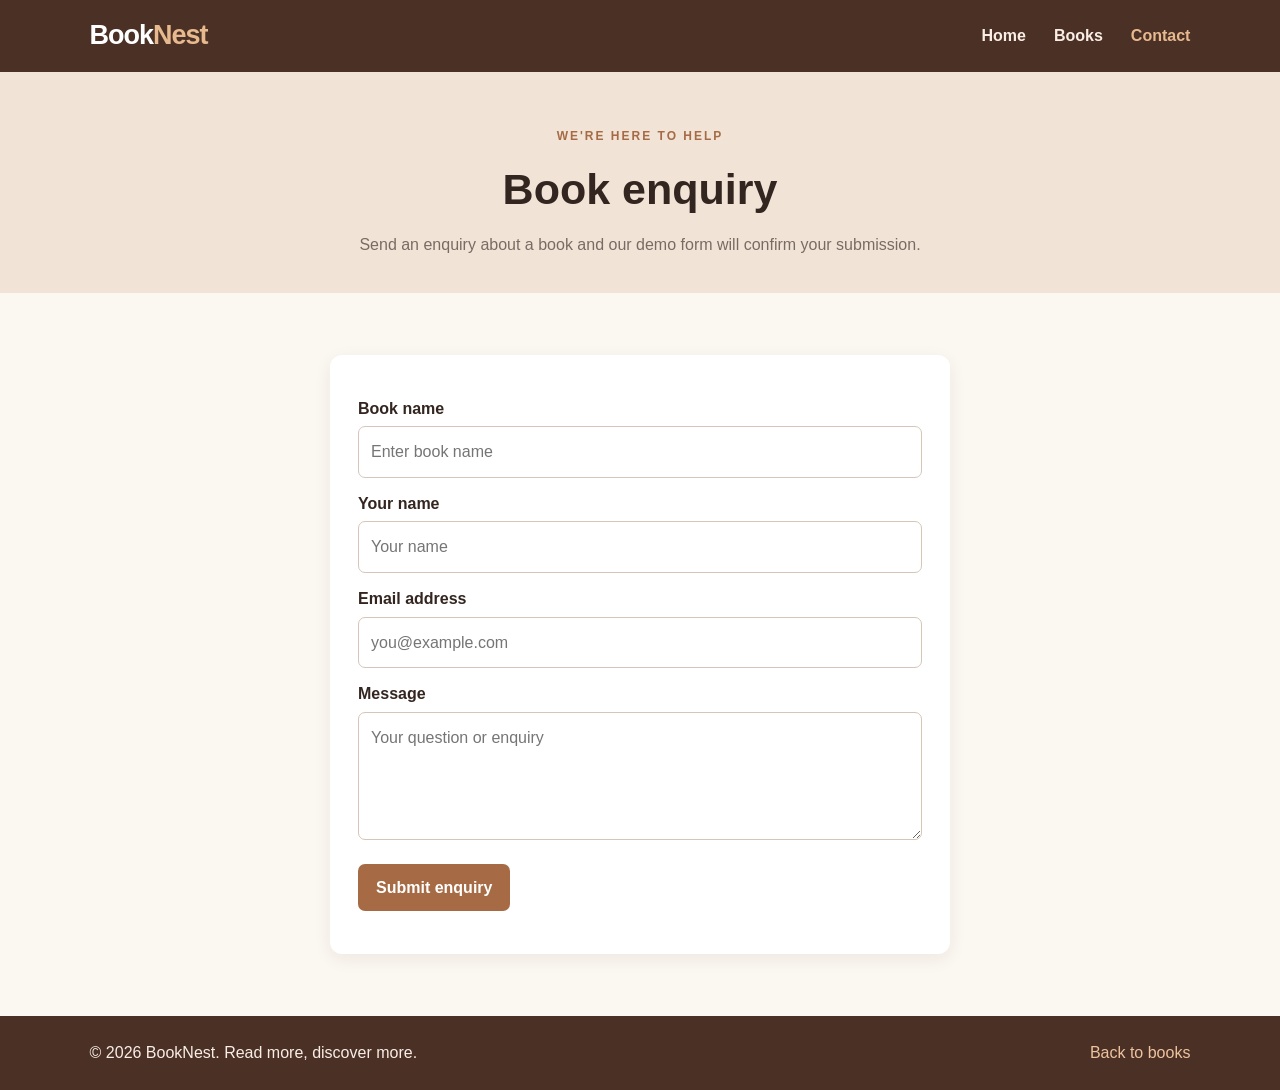
<file: contact.html>
<!DOCTYPE html>
<html lang="en">
<head>
  <meta charset="UTF-8">
  <meta name="viewport" content="width=device-width, initial-scale=1.0">
  <title>BookNest | Enquiry</title>
  <link rel="stylesheet" href="style.css">
  <script src="script.js" defer></script>
</head>
<body>
<header class="site-header">
  <a class="logo" href="index.html">Book<span>Nest</span></a>
  <nav><a href="index.html">Home</a><a href="books.html">Books</a><a class="active" href="contact.html">Contact</a></nav>
</header>
<main>
  <section class="page-intro"><p class="eyebrow">WE'RE HERE TO HELP</p><h1>Book enquiry</h1><p>Send an enquiry about a book and our demo form will confirm your submission.</p></section>
  <section class="contact-wrap section">
    <form class="contact-form" id="contactForm">
      <label for="bookName">Book name</label><input id="bookName" name="book" required placeholder="Enter book name">
      <label for="customerName">Your name</label><input id="customerName" name="name" required placeholder="Your name">
      <label for="email">Email address</label><input id="email" name="email" type="email" required placeholder="you@example.com">
      <label for="message">Message</label><textarea id="message" name="message" rows="4" placeholder="Your question or enquiry"></textarea>
      <button class="btn" type="submit">Submit enquiry</button>
      <p class="form-feedback" id="formFeedback" aria-live="polite"></p>
    </form>
  </section>
</main>
<footer><p>© 2026 BookNest. Read more, discover more.</p><a href="books.html">Back to books</a></footer>
</body>
</html>
</file>
<file: style.css>
* { box-sizing: border-box; margin: 0; padding: 0; }
:root { --brown:#4b3026; --accent:#a66b45; --cream:#fbf7f1; --tan:#ead9c8; --ink:#33251f; --muted:#796b63; }
body { font-family: Arial, sans-serif; color:var(--ink); background:var(--cream); line-height:1.6; }
a { color:inherit; text-decoration:none; }
button, input, textarea { font:inherit; }
.site-header { min-height:72px; padding:14px 7%; background:var(--brown); color:#fff; display:flex; align-items:center; justify-content:space-between; gap:20px; }
.logo { font-size:27px; font-weight:800; letter-spacing:-1px; }
.logo span { color:#e7b98f; }
nav { display:flex; gap:28px; flex-wrap:wrap; }
nav a { color:#f9eee5; font-weight:600; }
nav a:hover, nav a.active { color:#e7b98f; }
.hero { min-height:440px; display:flex; align-items:center; padding:60px 9%; color:#fff; background:linear-gradient(90deg,rgba(28,18,14,.85),rgba(28,18,14,.18)),url('https://images.unsplash.com/photo-1507842217343-583bb7270b66?w=1600') center/cover; }
.hero-content { max-width:580px; }
.eyebrow { color:var(--accent); font-size:12px; font-weight:800; letter-spacing:2px; margin-bottom:9px; }
.hero .eyebrow { color:#f0c49e; }
.hero h1 { font-size:clamp(38px,6vw,62px); line-height:1.08; margin-bottom:17px; }
.hero h1 span { color:#edc49f; }
.hero p:not(.eyebrow) { font-size:17px; max-width:460px; color:#f3e9e2; }
.btn { display:inline-flex; justify-content:center; align-items:center; border:0; border-radius:7px; background:var(--accent); color:#fff; padding:11px 18px; font-weight:700; cursor:pointer; transition:.2s; }
.btn:hover { background:var(--brown); transform:translateY(-2px); }
.hero .btn { margin-top:24px; }
.btn-small { font-size:12px; padding:9px 11px; }
.btn-outline { background:transparent; color:var(--accent); border:1px solid var(--accent); }
.btn-outline:hover { background:var(--accent); color:#fff; }
.btn-muted { background:#81736b; }
.section { padding:62px 7%; }
.section-heading { display:flex; align-items:end; justify-content:space-between; gap:20px; margin-bottom:26px; }
h2 { font-size:32px; line-height:1.2; }
.text-link { color:var(--accent); font-weight:700; }
.category-grid { display:grid; grid-template-columns:repeat(4,minmax(0,1fr)); gap:18px; }
.category-card { background:#fff; padding:25px 21px; min-height:190px; border-radius:12px; border:1px solid #eee2d7; box-shadow:0 5px 18px rgba(60,40,28,.05); transition:.22s; }
.category-card:hover { transform:translateY(-7px); border-color:#d3a27f; box-shadow:0 12px 25px rgba(60,40,28,.12); background:#fffaf5; }
.category-icon { font-size:30px; }
.category-card h3 { margin:9px 0 3px; font-size:20px; }
.category-card p { color:var(--muted); font-size:14px; }
.category-arrow { display:inline-block; margin-top:13px; color:var(--accent); font-size:13px; font-weight:700; }
.featured-section { background:#f3e9df; }
.book-grid { display:grid; grid-template-columns:repeat(3,minmax(0,1fr)); gap:25px; align-items:stretch; }
.book-card { min-width:0; background:#fff; border-radius:12px; overflow:hidden; box-shadow:0 5px 18px rgba(60,40,28,.08); transition:transform .2s,box-shadow .2s; }
.book-card:hover { transform:translateY(-5px); box-shadow:0 12px 25px rgba(60,40,28,.14); }
.book-card[hidden] { display:none !important; }
.book-card img { width:100%; height:230px; object-fit:cover; background:#ead9c8; }
.book-info { padding:17px; }
.book-info h3 { margin:7px 0 2px; font-size:19px; line-height:1.3; }
.book-info p { color:var(--muted); font-size:14px; margin-bottom:7px; }
.book-info strong { display:block; color:var(--accent); font-size:19px; margin:8px 0 12px; }
.tag { display:inline-block; padding:4px 9px; background:#f4e7db; color:#805237; border-radius:30px; font-size:11px; font-weight:800; }
.card-actions { display:flex; flex-wrap:wrap; gap:7px; }
.card-actions .btn { flex:1 1 auto; }
.page-intro { text-align:center; padding:55px 20px 35px; background:#f1e4d7; }
.page-intro h1 { font-size:clamp(30px,4vw,43px); margin-bottom:8px; }
.page-intro p:last-child { color:var(--muted); }
.catalogue { padding-top:30px; }
.filter-chips { display:flex; justify-content:center; flex-wrap:wrap; gap:10px; margin-bottom:20px; }
.chip { padding:9px 17px; border:1px solid #d8c5b5; color:var(--brown); border-radius:30px; background:#fff; cursor:pointer; font-weight:700; }
.chip:hover,.chip.active { color:#fff; background:var(--brown); border-color:var(--brown); }
.search-box { display:flex; gap:10px; max-width:700px; margin:0 auto 14px; }
.search-box input { flex:1; min-width:0; padding:12px 15px; border:1px solid #d6c6b9; border-radius:7px; outline:none; background:#fff; }
.search-box input:focus { border-color:var(--accent); box-shadow:0 0 0 3px #a66b4520; }
.result-count { color:var(--muted); font-size:13px; margin:15px 0; }
.empty-message { text-align:center; padding:40px 10px; color:var(--muted); font-weight:700; }
.modal { display:none; position:fixed; inset:0; z-index:10; padding:20px; background:#1d130f99; align-items:center; justify-content:center; }
.modal.open { display:flex; }
.modal-panel { position:relative; width:min(480px,100%); padding:35px; border-radius:14px; background:#fffaf5; box-shadow:0 20px 60px #0004; }
.modal-panel h2 { margin:6px 0 8px; }
.modal-panel p { color:var(--muted); margin-bottom:10px; }
.modal-panel .btn { margin-top:12px; }
.modal-close { position:absolute; right:14px; top:8px; border:0; background:none; font-size:30px; cursor:pointer; color:var(--brown); }
.contact-wrap { display:flex; justify-content:center; }
.contact-form { width:min(620px,100%); background:#fff; padding:28px; border-radius:12px; box-shadow:0 5px 18px #3c281c12; }
.contact-form label { display:block; margin:13px 0 5px; font-weight:700; }
.contact-form input,.contact-form textarea { width:100%; padding:12px; border:1px solid #d6c6b9; border-radius:7px; outline:none; }
.contact-form input:focus,.contact-form textarea:focus { border-color:var(--accent); }
.contact-form button { margin-top:16px; }
.form-feedback { margin-top:15px; color:#386b42; font-weight:700; }
footer { background:var(--brown); color:#f8eee7; padding:24px 7%; display:flex; justify-content:space-between; gap:15px; flex-wrap:wrap; }
footer a { color:#edc49f; }
@media(max-width:850px) { .category-grid { grid-template-columns:repeat(2,minmax(0,1fr)); } .book-grid { grid-template-columns:repeat(2,minmax(0,1fr)); } }
@media(max-width:560px) { .site-header { flex-direction:column; } nav { justify-content:center; gap:18px; } .hero { min-height:390px; } .section { padding:42px 5%; } .section-heading { align-items:start; flex-direction:column; } .category-grid,.book-grid { grid-template-columns:1fr; } .search-box { flex-wrap:wrap; } .search-box input { flex-basis:100%; } .search-box .btn { flex:1; } .card-actions .btn { flex:1 1 28%; } }
</file>
